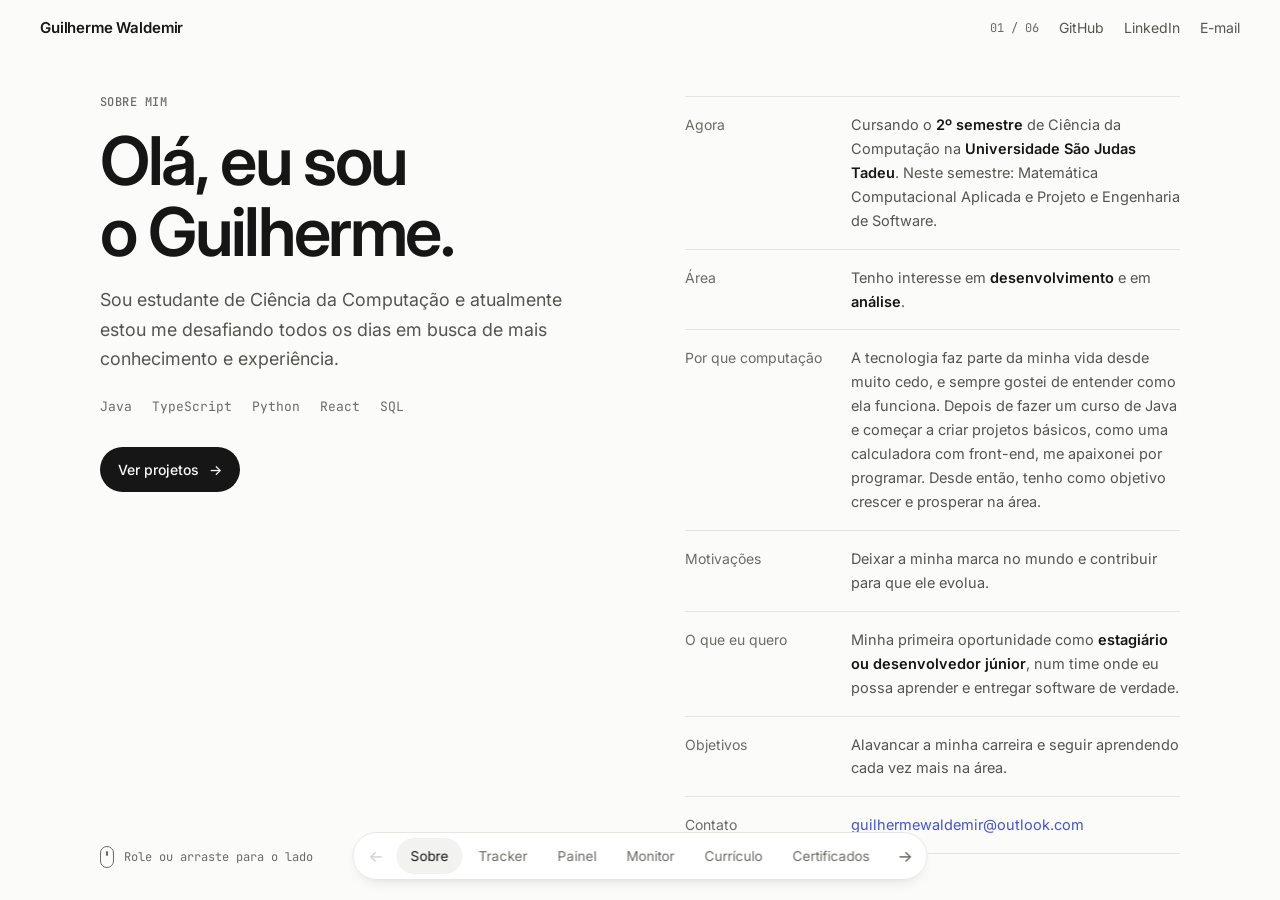
<file: index.html>
<!doctype html>
<html lang="pt-BR">
<head>
  <meta charset="utf-8">
  <meta name="viewport" content="width=device-width, initial-scale=1, viewport-fit=cover">
  <title>Guilherme Waldemir · Projetos</title>
  <meta name="description" content="Guilherme Waldemir, estudante de Ciência da Computação. Projetos em Java, TypeScript/React e Python.">
  <meta property="og:title" content="Guilherme Waldemir · Projetos">
  <meta property="og:description" content="Estudante de Ciência da Computação. Projetos em Java, TypeScript/React e Python.">
  <meta name="theme-color" content="#fbfbfa" media="(prefers-color-scheme: light)">
  <meta name="theme-color" content="#0e0e10" media="(prefers-color-scheme: dark)">
  <link rel="icon" href="data:image/svg+xml,%3Csvg xmlns='http://www.w3.org/2000/svg' viewBox='0 0 32 32'%3E%3Crect width='32' height='32' rx='8' fill='%23161616'/%3E%3Ctext x='16' y='22' font-family='system-ui' font-size='17' font-weight='600' fill='white' text-anchor='middle'%3EG%3C/text%3E%3C/svg%3E">
  <link rel="preconnect" href="https://fonts.googleapis.com">
  <link rel="preconnect" href="https://fonts.gstatic.com" crossorigin>
  <link href="https://fonts.googleapis.com/css2?family=Inter:wght@400;500;600&family=JetBrains+Mono:wght@400;500&display=swap" rel="stylesheet">
  <link rel="stylesheet" href="style.css">
  <script>document.documentElement.classList.add("js");</script>
</head>
<body>
  <a class="skip" href="#sobre">Pular para o conteúdo</a>

  <header class="topbar">
    <a class="brand" href="#sobre">Guilherme Waldemir</a>
    <div class="topbar-right">
      <span class="counter" aria-hidden="true"><span id="counter-now">01</span> / <span id="counter-total">04</span></span>
      <a class="toplink" href="https://github.com/GuilhermeWaldemir" target="_blank" rel="noopener">GitHub</a>
      <a class="toplink" href="https://www.linkedin.com/in/guilherme-waldemir-da-silva-barros-382065347/" target="_blank" rel="noopener">LinkedIn</a>
      <a class="toplink" href="mailto:guilhermewaldemir@outlook.com">E-mail</a>
    </div>
  </header>

  <main class="deck" id="deck">

    <!-- ============ 01 · SOBRE ============ -->
    <section class="slide" id="sobre" aria-label="Sobre mim" tabindex="-1">
      <div class="slide-inner intro">
        <div class="intro-head">
          <p class="label">Sobre mim</p>
          <h1>Olá, eu sou o Guilherme.</h1>
          <p class="lede">
            Sou estudante de Ciência da Computação e atualmente estou me desafiando
            todos os dias em busca de mais conhecimento e experiência.
          </p>
          <ul class="stack-line" aria-label="Linguagens usadas nos projetos">
            <li>Java</li><li>TypeScript</li><li>Python</li><li>React</li><li>SQL</li>
          </ul>
          <a class="cta" href="#tracker" data-go="1">
            Ver projetos <span aria-hidden="true">→</span>
          </a>
        </div>

        <dl class="facts">
          <div class="fact">
            <dt>Agora</dt>
            <dd>
              Cursando o <strong>2º semestre</strong> de Ciência da Computação na
              <strong>Universidade São Judas Tadeu</strong>. Neste semestre: Matemática
              Computacional Aplicada e Projeto e Engenharia de Software.
            </dd>
          </div>
          <div class="fact">
            <dt>Área</dt>
            <dd>Tenho interesse em <strong>desenvolvimento</strong> e em <strong>análise</strong>.</dd>
          </div>
          <div class="fact">
            <dt>Por que computação</dt>
            <dd>
              A tecnologia faz parte da minha vida desde muito cedo, e sempre gostei de entender
              como ela funciona. Depois de fazer um curso de Java e começar a criar projetos
              básicos, como uma calculadora com front-end, me apaixonei por programar. Desde
              então, tenho como objetivo crescer e prosperar na área.
            </dd>
          </div>
          <div class="fact">
            <dt>Motivações</dt>
            <dd>Deixar a minha marca no mundo e contribuir para que ele evolua.</dd>
          </div>
          <div class="fact">
            <dt>O que eu quero</dt>
            <dd>
              Minha primeira oportunidade como <strong>estagiário ou desenvolvedor júnior</strong>,
              num time onde eu possa aprender e entregar software de verdade.
            </dd>
          </div>
          <div class="fact">
            <dt>Objetivos</dt>
            <dd>Alavancar a minha carreira e seguir aprendendo cada vez mais na área.</dd>
          </div>
          <div class="fact">
            <dt>Contato</dt>
            <dd><a class="link" href="mailto:guilhermewaldemir@outlook.com">guilhermewaldemir@outlook.com</a></dd>
          </div>
        </dl>

        <p class="hint" aria-hidden="true">
          <span class="hint-mouse"></span>
          Role ou arraste para o lado
        </p>
      </div>
    </section>

    <!-- ============ 02 · TRACKER RESPONSÁVEL ============ -->
    <section class="slide" id="tracker" aria-label="Projeto: Tracker Responsável" tabindex="-1">
      <div class="slide-inner project">
        <aside class="project-meta">
          <p class="label">App desktop · Windows</p>
          <h2>Tracker Responsável</h2>
          <p class="lede">
            Fica em segundo plano e, toda vez que você tenta abrir um jogo ou algum aplicativo
            relacionado a jogos, pergunta se você já terminou as suas responsabilidades e mostra
            a quantidade de horas que você jogou nesta semana.
          </p>

          <ul class="tags" aria-label="Tecnologias">
            <li>Java 21</li><li>Swing / AWT</li><li>HTTP embutido</li><li>HTML / CSS / JS</li><li>SQLite</li><li>JDBC</li><li>Maven</li><li>JUnit 5</li>
          </ul>

          <div class="langs">
            <p class="mini">Linguagens no repositório</p>
            <div class="langbar" role="img" aria-label="Java 87,3%, CSS 6,5%, JavaScript 4,4%, HTML 1,7%">
              <span style="--w:87.3%; --c:#b07219"></span>
              <span style="--w:6.5%; --c:#663399"></span>
              <span style="--w:4.4%; --c:#f1e05a"></span>
              <span style="--w:1.7%; --c:#e34c26"></span>
            </div>
            <ul class="legend">
              <li style="--c:#b07219">Java <span>87,3%</span></li>
              <li style="--c:#663399">CSS <span>6,5%</span></li>
              <li style="--c:#f1e05a">JavaScript <span>4,4%</span></li>
              <li style="--c:#e34c26">HTML <span>1,7%</span></li>
            </ul>
          </div>

          <div class="links">
            <a class="btn" href="https://github.com/GuilhermeWaldemir/tracker-responsavel" target="_blank" rel="noopener">Ver código</a>
          </div>
        </aside>

        <div class="project-body">
          <figure class="visual">
            <div class="scene scene-game">
              <img class="win-shot" src="assets/tracker-aviso.webp" width="620" height="348"
                   alt="Janela de aviso do app: “Você abriu riotclientservices.exe. Nesta semana você já jogou 13h 54min. Já terminou todas as suas responsabilidades? Vai jogar mesmo?”, com os botões “Vou jogar mesmo assim” e “Tem razão, fecha o jogo”." loading="lazy">
            </div>
            <figcaption>A janela de aviso que aparece por cima do jogo, feita em Swing.</figcaption>
          </figure>

          <figure class="visual">
            <img class="shot-semana" src="assets/tracker-semana.webp" width="976" height="440"
                 alt="Tela da semana no navegador: o total de horas jogadas, o jogo mais jogado e a lista dos jogos da semana com o tempo de cada um." loading="lazy">
            <figcaption>A tela da semana, servida pelo próprio app em <code>127.0.0.1</code>.</figcaption>
          </figure>

          <section class="block">
            <h3>Por que eu fiz</h3>
            <p>
              Sempre fui muito do mundo dos games, até perceber que aquilo tinha virado um vício
              e estava me atrapalhando a alcançar os meus objetivos. Dei uma parada total nos
              jogos e passei a focar em estudar e aprender mais sobre a área. Este app nasceu
              dessa virada: em vez de confiar só na força de vontade, construí em software o
              lembrete de que eu precisava. Além de conseguir me concentrar mais nos meus
              estudos, transformei o meu problema em um estudo.
            </p>
          </section>

          <section class="block">
            <h3>Como funciona</h3>
            <ol class="steps">
              <li>A cada 5 segundos, o <code>ProcessMonitor</code> lê os processos abertos (API <code>ProcessHandle</code> do Java) e compara com a sua lista, que separa <strong>launchers</strong> de <strong>jogos</strong>.</li>
              <li>Quando um deles acaba de abrir, a janela de aviso aparece por cima. Você escolhe jogar ou fechar o jogo.</li>
              <li>O <code>PlayTimeTracker</code> abre, estende ou fecha a sessão de cada jogo e grava tudo num banco SQLite local. Launcher aberto avisa, mas não liga o cronômetro.</li>
              <li>Pelo ícone na bandeja você vê o total da semana e abre a <strong>tela da semana</strong> no navegador, no estilo da Steam: quais jogos você jogou e quantas horas em cada um.</li>
            </ol>
          </section>

          <section class="block">
            <h3>Decisões técnicas</h3>
            <ul class="points">
              <li><strong>Salva a cada verificação</strong>, não só ao fechar o jogo: se o PC desligar de repente, perde no máximo 5 segundos.</li>
              <li><strong>Launcher não é jogo:</strong> a Steam pode ficar aberta o dia inteiro sem virar hora jogada. Ela dispara o aviso, mas só jogo liga o cronômetro.</li>
              <li><strong>Sem tempo em dobro:</strong> cada jogo tem a sua sessão, mas o total da semana é a <em>união</em> dos intervalos. Dois jogos abertos das 20h às 21h somam 1h no total, não 2h.</li>
              <li><strong>A tela é servida pelo próprio app</strong>, com o servidor HTTP que já vem no Java, sem framework e sem dependência nova. Ele escuta só no <code>127.0.0.1</code>, em uma porta sorteada, então nada fica exposto na rede.</li>
              <li><strong>Só uma cópia rodando</strong>, com <code>FileLock</code>: a trava é do sistema operacional e é liberada até se o app travar.</li>
              <li><strong>Somar horas é regra, não consulta:</strong> o SQL devolve só as sessões do período, e quem soma é uma classe testável sem banco.</li>
              <li><strong>57 testes em 11 classes</strong>, rodando no GitHub Actions a cada envio de código. Cobrem suspensão do PC, dois jogos abertos juntos, virada de semana e até o servidor da tela, que sobe de verdade e responde a requisições no teste.</li>
            </ul>
          </section>
        </div>
      </div>
    </section>

    <!-- ============ 03 · PAINEL PESSOAL ============ -->
    <section class="slide" id="painel" aria-label="Projeto: Painel Pessoal" tabindex="-1">
      <div class="slide-inner project">
        <aside class="project-meta">
          <p class="label">Web app · PWA <span class="status status-live">No ar</span></p>
          <h2>Painel Pessoal</h2>
          <p class="lede">
            Um painel com o objetivo de ajudar o usuário a não esquecer as suas
            responsabilidades e a se organizar nas tarefas e nos estudos. Ele também tem uma
            agenda, mostra o clima do lugar onde você mora e tem uma seção de livros, onde dá
            para cadastrar o que você está lendo. Dá para colocar o painel no celular: pelo
            Chrome, basta adicionar o site à tela inicial, e ele passa a funcionar como um
            app. Tudo o que você altera no celular aparece no computador, e vice-versa.
            O visual é um mapa de tower defense na selva, com tema de dia e de noite: as
            texturas de madeira, os ícones e o cenário foram desenhados em SVG e CSS.
          </p>

          <ul class="tags" aria-label="Tecnologias">
            <li>React 19</li><li>TypeScript</li><li>Vite</li><li>Supabase</li><li>PostgreSQL</li><li>PWA</li><li>CSS puro</li><li>Design system</li><li>Netlify</li>
          </ul>

          <div class="langs">
            <p class="mini">Linguagens no repositório</p>
            <div class="langbar" role="img" aria-label="TypeScript 71,1%, CSS 25,7%, PL/pgSQL 2,6%, HTML 0,6%">
              <span style="--w:71.1%; --c:#3178c6"></span>
              <span style="--w:25.7%; --c:#663399"></span>
              <span style="--w:2.6%; --c:#336790"></span>
              <span style="--w:0.6%; --c:#e34c26"></span>
            </div>
            <ul class="legend">
              <li style="--c:#3178c6">TypeScript <span>71,1%</span></li>
              <li style="--c:#663399">CSS <span>25,7%</span></li>
              <li style="--c:#336790">PL/pgSQL <span>2,6%</span></li>
              <li style="--c:#e34c26">HTML <span>0,6%</span></li>
            </ul>
          </div>

          <div class="links">
            <a class="btn btn-primary" href="https://painel-guilherme.netlify.app" target="_blank" rel="noopener">Abrir o app</a>
            <a class="btn" href="https://github.com/GuilhermeWaldemir/painel-pessoal" target="_blank" rel="noopener">Ver código</a>
          </div>
        </aside>

        <div class="project-body">
          <figure class="visual">
            <div class="shots">
              <img class="shot-desktop" src="assets/painel-inicio-pc.webp" width="1600" height="1050"
                   alt="Tela inicial do painel no computador, com tema de selva: cartões de madeira sobre um mapa com trilha e balões, mostrando saudação, clima, progresso das tarefas, timer de foco, livro em leitura, estudo na semana e próximos eventos." loading="lazy">
              <img class="shot-phone" src="assets/painel-agenda-celular.webp" width="780" height="1806"
                   alt="Agenda do painel no celular: calendário mensal em madeira com eventos marcados por balões coloridos." loading="lazy">
            </div>
            <figcaption>Início no computador e agenda no celular (dados de exemplo).</figcaption>
          </figure>

          <section class="block">
            <h3>Por que eu fiz</h3>
            <p>
              É o projeto que eu uso <strong>todos os dias</strong>. Ele me mantém organizado e
              não me deixa esquecer os meus afazeres. Além da utilidade, escolhi construí-lo do
              meu jeito, com a cara que eu gosto, para que toda vez que eu abrisse o painel
              sentisse a satisfação de estar usando algo feito por mim.
            </p>
          </section>

          <section class="block">
            <h3>O que ele faz</h3>
            <dl class="features">
              <div><dt>Início</dt><dd>Saudação, clima, progresso do dia, timer de foco e próximos eventos.</dd></div>
              <div><dt>Tarefas</dt><dd>Listas do dia e da semana; as repetidas voltam sozinhas.</dd></div>
              <div><dt>Estudos</dt><dd>Pomodoro que registra a sessão, metas semanais por disciplina.</dd></div>
              <div><dt>Livros</dt><dd>Estante com status, progresso por página e lidos no ano.</dd></div>
              <div><dt>Agenda</dt><dd>Calendário com eventos, provas, trabalhos e lembretes.</dd></div>
              <div><dt>Sincronização</dt><dd>Login e mudanças refletidas nos outros aparelhos em ~1 s.</dd></div>
            </dl>
          </section>

          <section class="block">
            <h3>Como funciona</h3>
            <ol class="steps">
              <li><strong>Dados em um só lugar:</strong> todas as telas leem de um Context do React. Só um arquivo conversa com o banco.</li>
              <li><strong>Atualização otimista:</strong> a mudança aparece na tela na hora e é enviada ao banco em seguida, com o <code>localStorage</code> como cache para o app abrir instantâneo.</li>
              <li><strong>Tempo real:</strong> o app assina as mudanças das tabelas pelo Supabase Realtime e sincroniza de novo ao voltar para a tela.</li>
            </ol>
          </section>

          <section class="block">
            <h3>Tema e design</h3>
            <p>
              O painel é revestido com um tema de <strong>tower defense na selva</strong>: o dia
              bagunçado é o inimigo e cada tarefa é um balão a estourar. A arte é toda original
              (texturas de madeira, folhagem e ícones desenhados em SVG), porque o repositório é
              público e usar material de um jogo de verdade não seria correto.
            </p>
            <ul class="points">
              <li><strong>Tema claro e escuro</strong>, com opção de alternar.</li>
              <li><strong>Sistema de design documentado</strong> em arquivos próprios, com as cores, a tipografia e as regras de cada componente escritas antes de virar código.</li>
              <li><strong>Acessibilidade:</strong> contraste e tamanho de texto revisados, e as animações somem para quem pede menos movimento no sistema.</li>
            </ul>
          </section>

          <section class="block">
            <h3>Decisões técnicas</h3>
            <ul class="points">
              <li><strong>Segurança por linha (RLS):</strong> cada tabela tem políticas separadas para ler, criar, editar e apagar, e todas exigem que a linha seja do usuário logado. A de edição ainda impede passar uma linha para outra pessoa.</li>
              <li><strong>Só a chave pública no navegador:</strong> quem protege os dados são as políticas do banco. A chave secreta nunca entrou no código nem no histórico do Git.</li>
              <li><strong>Sem atalhos que ignoram o RLS:</strong> nada de views ou funções privilegiadas no esquema público. Os relatórios de segurança da Supabase passam sem pendências.</li>
              <li><strong>Timer à prova de tela bloqueada:</strong> guarda o horário de término, não um contador. O tempo restante é sempre “fim − agora”.</li>
              <li><strong>Tarefas repetidas sem “reset”:</strong> a tarefa guarda em que dia foi concluída; se não for o dia atual, aparece pendente.</li>
              <li><strong>Sem framework de CSS:</strong> estilo feito com variáveis CSS e layout mobile-first.</li>
            </ul>
          </section>
        </div>
      </div>
    </section>

    <!-- ============ 04 · MONITOR DE PREÇOS ============ -->
    <section class="slide" id="monitor" aria-label="Projeto: Monitor de Preços" tabindex="-1">
      <div class="slide-inner project">
        <aside class="project-meta">
          <p class="label">Web app · Back-end <span class="status status-live">No ar</span></p>
          <h2>Monitor de Preços</h2>
          <p class="lede">
            Um site com o objetivo de ajudar o usuário a escolher onde comprar o produto que
            ele quer pelo menor preço. O usuário cadastra o produto, escolhe os sites que têm
            esse mesmo produto e os adiciona ao monitor, podendo assim comparar os preços de
            diferentes lugares. Quando o preço de algum produto cai 4% ou mais, ele avisa o
            usuário por e-mail.
          </p>

          <ul class="tags" aria-label="Tecnologias">
            <li>Python 3.13</li><li>Flask</li><li>Jinja2</li><li>SQLite</li><li>OAuth 2.0</li><li>Chart.js</li><li>pytest</li><li>GitHub Actions</li><li>Render</li>
          </ul>

          <div class="langs">
            <p class="mini">Linguagens no repositório</p>
            <div class="langbar" role="img" aria-label="Python 70,8%, HTML 14,5%, CSS 10,9%, JavaScript 3,7%">
              <span style="--w:70.8%; --c:#3572a5"></span>
              <span style="--w:14.5%; --c:#e34c26"></span>
              <span style="--w:10.9%; --c:#663399"></span>
              <span style="--w:3.7%; --c:#f1e05a"></span>
            </div>
            <ul class="legend">
              <li style="--c:#3572a5">Python <span>70,8%</span></li>
              <li style="--c:#e34c26">HTML <span>14,5%</span></li>
              <li style="--c:#663399">CSS <span>10,9%</span></li>
              <li style="--c:#f1e05a">JavaScript <span>3,7%</span></li>
            </ul>
          </div>

          <div class="links">
            <a class="btn btn-primary" href="https://monitor-de-precos-4fj2.onrender.com" target="_blank" rel="noopener">Ver demonstração</a>
            <a class="btn" href="https://github.com/GuilhermeWaldemir/monitor-de-precos" target="_blank" rel="noopener">Ver código</a>
          </div>
          <p class="note">A demonstração usa um servidor gratuito que “dorme”: a primeira visita pode levar ~50 s.</p>
        </aside>

        <div class="project-body">
          <figure class="visual">
            <div class="scene scene-soft">
              <div class="compare" aria-hidden="true">
                <div class="compare-head">
                  <img src="assets/monitor-logo.svg" width="36" height="36" alt="">
                  <div>
                    <p class="compare-name">Memória RAM 16 GB DDR4 3200 MHz</p>
                    <p class="compare-code">KF432C16BB1/16</p>
                  </div>
                </div>
                <ol class="compare-list">
                  <li class="best"><span>Terabyte</span><span class="pill">Melhor preço</span><b>R$ 229,90</b></li>
                  <li><span>KaBuM!</span><b>R$ 239,99</b></li>
                  <li><span>Amazon</span><b>R$ 254,00</b></li>
                  <li class="manual"><span>Mercado Livre</span><span class="pill pill-muted">manual</span><b>R$ 259,90</b></li>
                </ol>
                <svg class="spark" viewBox="0 0 300 60" preserveAspectRatio="none">
                  <polyline points="0,20 40,24 80,18 120,30 160,28 200,40 240,36 300,46"/>
                </svg>
                <p class="spark-label">Histórico de preço · últimos 30 dias</p>
              </div>
            </div>
            <figcaption>Ilustração da comparação com dados de exemplo.</figcaption>
          </figure>

          <section class="block">
            <h3>Por que eu fiz</h3>
            <p>
              Até aqui, todos os meus projetos eram pessoais. Este eu fiz para
              <strong>compartilhar e ajudar outras pessoas</strong>: minha namorada, amigos,
              familiares e qualquer um que precise procurar um preço melhor. Foi o primeiro
              projeto em que pensei no usuário do outro lado da tela, e não só em mim.
            </p>
          </section>

          <section class="block">
            <h3>Como funciona</h3>
            <ol class="steps">
              <li>Você organiza os produtos em categorias e cadastra o link de cada loja, com o código do fabricante ou EAN.</li>
              <li>Cada loja é lida do jeito que ela permite: pelo bloco <strong>JSON-LD</strong> (padrão schema.org) na maioria, pelo HTML na Amazon e pela <strong>API oficial</strong> no Mercado Livre.</li>
              <li>Ele confere se cada página é mesmo aquele produto, comparando o código.</li>
              <li>Cada verificação vai para o histórico no SQLite. A tela mostra as lojas do mais barato ao mais caro, um gráfico da variação de preço e produtos parecidos.</li>
            </ol>
          </section>

          <section class="block">
            <h3>Lojas suportadas</h3>
            <table class="stores">
              <thead><tr><th scope="col">Loja</th><th scope="col">Leitura</th></tr></thead>
              <tbody>
                <tr><td>KaBuM!, Terabyte</td><td>Automática (JSON-LD)</td></tr>
                <tr><td>Amazon</td><td>Automática (HTML)</td></tr>
                <tr><td>Mercado Livre</td><td>Automática (API oficial, com OAuth 2.0)</td></tr>
                <tr><td>Magazine Luiza</td><td>Manual (bloqueia robôs)</td></tr>
              </tbody>
            </table>
          </section>

          <section class="block">
            <h3>Integração com a API do Mercado Livre</h3>
            <p>
              O Mercado Livre bloqueia programas que leem as páginas dele. Em vez de tentar
              driblar o bloqueio, o projeto usa a <strong>API oficial</strong> que a própria loja
              oferece. É o caminho legítimo, e trouxe o problema mais interessante do projeto:
              autenticação.
            </p>
            <ol class="steps">
              <li>O app é registrado no portal de desenvolvedores; o <em>App ID</em> e a chave secreta ficam em variáveis de ambiente, fora do código.</li>
              <li>Em Configurações, o botão “Conectar” leva ao Mercado Livre, que pede a autorização e devolve um <code>code</code> de vida curta.</li>
              <li>O site troca esse código por um <code>access_token</code> (válido por 6 horas) e um <code>refresh_token</code>, guardados no banco.</li>
              <li>A partir daí, cada leitura envia o token no cabeçalho <code>Authorization</code>, e o token é renovado sozinho um pouco antes de expirar.</li>
            </ol>
            <ul class="points">
              <li><strong>PKCE:</strong> o pedido de autorização manda o resumo (SHA-256) de um segredo sorteado na hora, e só quem tem o segredo original consegue trocar o código pelo token. Isso protege mesmo que alguém intercepte o código no meio do caminho.</li>
              <li><strong>Parâmetro <code>state</code>:</strong> um valor aleatório guardado na sessão e conferido na volta, para garantir que a resposta veio do pedido que o site fez.</li>
              <li><strong>O <code>refresh_token</code> é de uso único:</strong> cada renovação devolve um par novo, que precisa ser salvo na hora, senão o acesso se perde.</li>
              <li><strong>Funciona sem login do usuário:</strong> o site também obtém um token da própria aplicação, então a conexão pessoal é opcional e a leitura nunca para por falta dela.</li>
              <li><strong>Anúncio ou catálogo:</strong> um link pode ser a oferta de um vendedor (<code>/MLB-123</code>) ou uma página de catálogo com vários (<code>/p/MLB123</code>). No catálogo sem oferta em destaque, o site percorre os vendedores e fica com o <strong>menor preço entre os produtos novos</strong>.</li>
              <li><strong>Testado sem chamar a API:</strong> as funções recebem de fora quem faz as requisições, então os 39 testes rodam com respostas simuladas, sem internet e sem gastar cota.</li>
            </ul>
          </section>

          <section class="block">
            <h3>Decisões técnicas</h3>
            <ul class="points">
              <li><strong>Dinheiro sem <code>float</code>:</strong> preços em <code>Decimal</code> e centavos, formatados como “R$ 1.299,90”.</li>
              <li><strong>Falha isolada:</strong> uma loja fora do ar não derruba as outras; se ela bloquear o robô, dá para informar o preço à mão.</li>
              <li><strong>Produtos parecidos</strong> encontrados por similaridade de Jaccard.</li>
              <li><strong>Testes sem internet:</strong> o pytest usa páginas reais das lojas salvas no repositório e roda automaticamente no GitHub Actions.</li>
            </ul>
          </section>
        </div>
      </div>
    </section>

    <!-- ============ 05 · CURRÍCULO ============ -->
    <section class="slide" id="curriculo" aria-label="Currículo" tabindex="-1">
      <div class="slide-inner project">
        <aside class="project-meta">
          <h2>Currículo</h2>
          <p class="lede">
            Minhas principais informações dentro de uma só página. Você pode baixá-lo em
            PDF ou lê-lo aqui mesmo.
          </p>

          <div class="links">
            <a class="btn btn-primary" href="assets/curriculo-guilherme-waldemir.pdf" download>Baixar PDF</a>
            <a class="btn" href="curriculo.html" target="_blank" rel="noopener">Abrir no navegador</a>
            <a class="btn" href="assets/resume-guilherme-waldemir.pdf" download hreflang="en" lang="en">English version (PDF)</a>
          </div>
          <p class="note">
            Contato: <a class="link" href="mailto:guilhermewaldemir@outlook.com">guilhermewaldemir@outlook.com</a><br>
            <a class="link" href="tel:+5511959510657">(11) 95951-0657</a>
          </p>
        </aside>

        <div class="project-body">
          <section class="block">
            <h3>Objetivo</h3>
            <p>
              <strong>Estágio</strong> em desenvolvimento de software ou análise, em um time onde eu
              aprenda com código de produção e contribua desde cedo. Disponível para estágio de
              6h, manhã ou tarde · São Paulo – SP.
            </p>
          </section>

          <section class="block">
            <h3>Formação</h3>
            <dl class="cv-list">
              <div>
                <dt>Bacharelado em Ciência da Computação</dt>
                <dd>Universidade São Judas Tadeu · 2º semestre · previsão de conclusão: dez. 2030</dd>
                <dd class="cv-detail">
                  Disciplinas atuais: Matemática Computacional Aplicada e Projeto e
                  Engenharia de Software.
                </dd>
              </div>
            </dl>
          </section>

          <section class="block">
            <h3>Competências técnicas</h3>
            <dl class="cv-skills">
              <div><dt>Linguagens</dt><dd>Java · Python · SQL</dd></div>
              <div><dt>Bibliotecas e frameworks</dt><dd>Flask · Swing/AWT</dd></div>
              <div><dt>Bancos de dados</dt><dd>SQLite · PostgreSQL (Supabase)</dd></div>
              <div><dt>Testes</dt><dd>JUnit 5 · pytest</dd></div>
              <div><dt>Ferramentas</dt><dd>Git · GitHub · GitHub Actions · Maven · Netlify · Render</dd></div>
              <div><dt>Idiomas</dt><dd>Português (nativo) · Inglês B1 (intermediário)</dd></div>
            </dl>
          </section>

          <section class="block">
            <h3>Projetos</h3>
            <dl class="cv-list">
              <div>
                <dt>Tracker Responsável <span class="cv-tech">Java, Swing, SQLite, Maven, JUnit 5</span></dt>
                <dd>
                  Desenvolvi app para Windows que detecta jogos em segundo plano, registra as
                  horas jogadas na semana em SQLite e avisa antes de cada sessão. 19 testes em
                  JUnit 5 cobrem regras de sessão, suspensão do PC e virada de semana.
                </dd>
              </div>
              <div>
                <dt>Painel Pessoal <span class="cv-tech">React, TypeScript, Vite, Supabase, PWA</span></dt>
                <dd>
                  Construí painel diário mobile-first com tarefas, estudos, livros, agenda e clima.
                  Implementei login, sincronização em tempo real entre aparelhos e segurança por
                  linha (RLS) no PostgreSQL. Publicado na Netlify e instalável como app.
                </dd>
              </div>
              <div>
                <dt>Monitor de Preços <span class="cv-tech">Python, Flask, SQLite, pytest, GitHub Actions, Render</span></dt>
                <dd>
                  Desenvolvi app web que compara o preço do mesmo produto em 5 lojas, valida se as
                  páginas são do mesmo item por código do fabricante/EAN, guarda o histórico com
                  gráfico e envia alertas por e-mail. 308 testes em pytest rodam sem internet a
                  cada push, no GitHub Actions.
                </dd>
              </div>
            </dl>
          </section>
        </div>
      </div>
    </section>

    <!-- ============ 06 · CERTIFICADOS ============ -->
    <section class="slide" id="certificados" aria-label="Certificados" tabindex="-1">
      <div class="slide-inner project">
        <aside class="project-meta">
          <h2>Certificados</h2>
          <p class="lede">
            Certificações e cursos que fiz ao longo do meu caminho.
          </p>
        </aside>

        <div class="project-body">
          <div class="cert-grid" id="cert-grid"></div>
        </div>
      </div>
    </section>

  </main>

  <nav class="dock" aria-label="Navegação entre slides">
    <button class="dock-arrow" id="prev" type="button" aria-label="Slide anterior">←</button>
    <ol class="dock-tabs">
      <li><a href="#sobre" data-go="0" aria-current="true">Sobre</a></li>
      <li><a href="#tracker" data-go="1">Tracker</a></li>
      <li><a href="#painel" data-go="2">Painel</a></li>
      <li><a href="#monitor" data-go="3">Monitor</a></li>
      <li><a href="#curriculo" data-go="4">Currículo</a></li>
      <li><a href="#certificados" data-go="5">Certificados</a></li>
    </ol>
    <button class="dock-arrow" id="next" type="button" aria-label="Próximo slide">→</button>
  </nav>

  <script src="certificados.js"></script>
  <script src="script.js"></script>
</body>
</html>
</file>
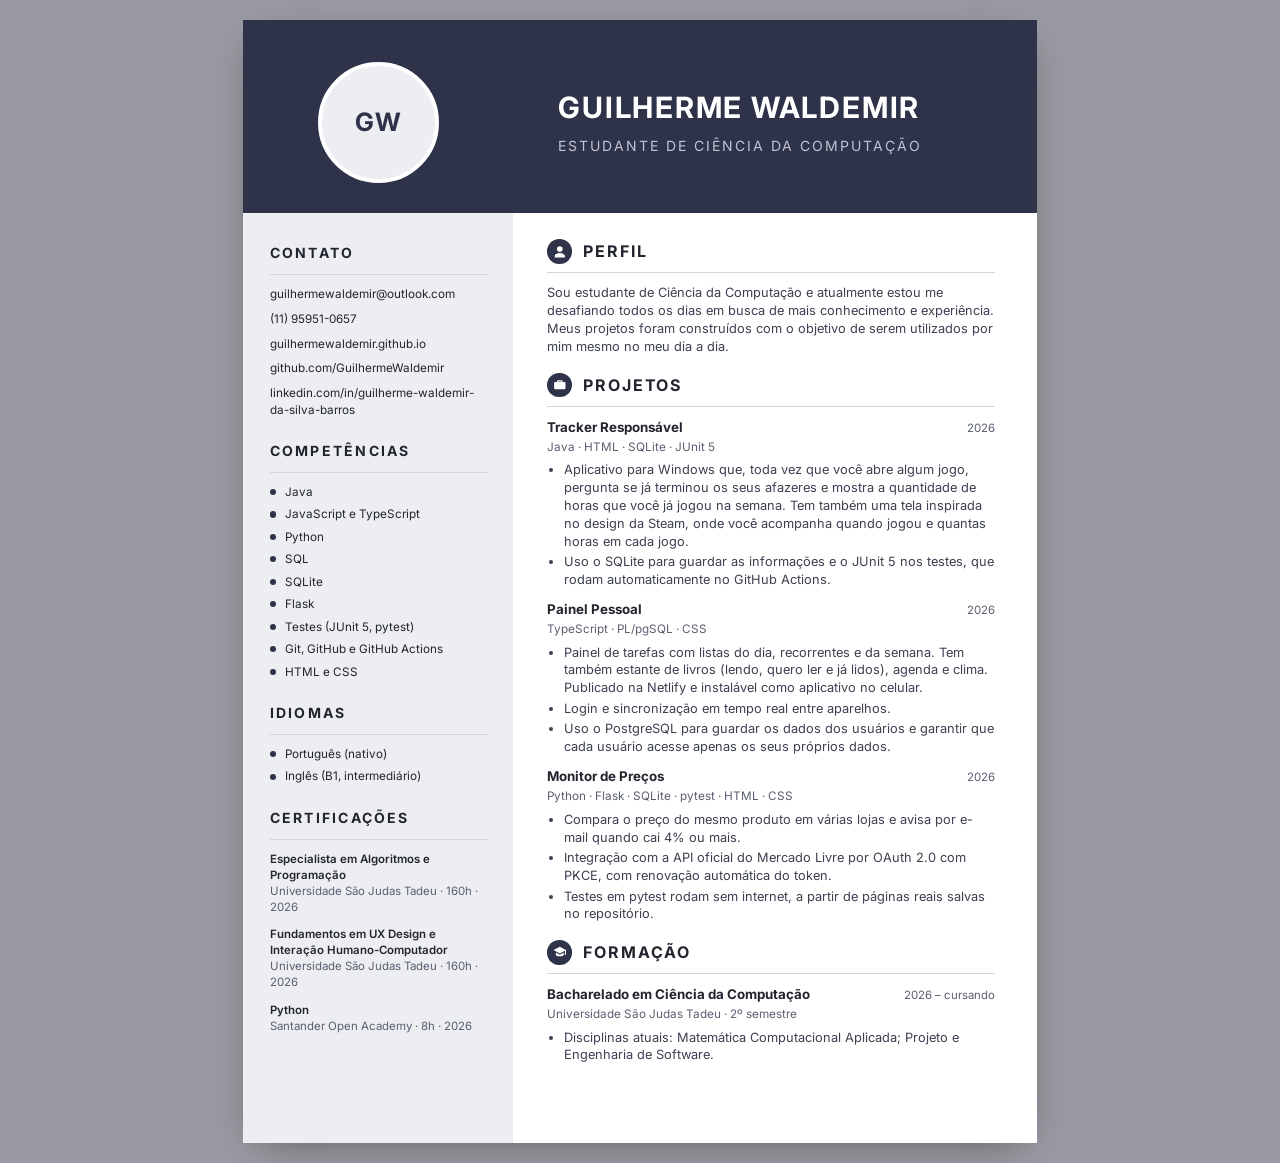
<file: curriculo.html>
<!doctype html>
<html lang="pt-BR">
<head>
  <meta charset="utf-8">
  <meta name="viewport" content="width=device-width, initial-scale=1">
  <title>Currículo · Guilherme Waldemir</title>
  <meta name="description" content="Currículo de Guilherme Waldemir, estudante de Ciência da Computação.">
  <link rel="preconnect" href="https://fonts.googleapis.com">
  <link rel="preconnect" href="https://fonts.gstatic.com" crossorigin>
  <link href="https://fonts.googleapis.com/css2?family=Inter:wght@400;500;600;700&display=swap" rel="stylesheet">
  <style>
    /* Currículo em duas colunas, para impressão em A4.
       Tema claro sempre: papel é branco. */
    @page { size: A4; margin: 0; }

    :root {
      --escuro: #2f3349;   /* faixa do topo e títulos */
      --lateral: #edeef2;  /* fundo da barra lateral */
      --texto: #22242e;
      --suave: #5b5f70;
      --linha: #d3d5dd;
      --largura-lateral: 34%;
    }

    * { box-sizing: border-box; }

    body {
      margin: 0;
      background: #9a9aa2;
      color: var(--texto);
      font: 400 9.6pt/1.4 "Inter", system-ui, sans-serif;
      -webkit-font-smoothing: antialiased;
    }

    .folha {
      width: 210mm;
      min-height: 297mm;
      margin: 20px auto;
      background: #fff;
      /* Pinta a faixa da barra lateral no fundo da página inteira: garante que
         ela vá até o pé do papel, mesmo onde o conteúdo termina antes. */
      background-image: linear-gradient(to right, var(--lateral) 0 var(--largura-lateral), #fff var(--largura-lateral));
      box-shadow: 0 10px 40px -16px rgba(0, 0, 0, .5);
      display: grid;
      grid-template-columns: var(--largura-lateral) 1fr;
      grid-template-rows: auto 1fr;
      /* Sem isso, o Chrome remove os fundos coloridos ao gerar o PDF. */
      -webkit-print-color-adjust: exact;
      print-color-adjust: exact;
    }

    /* ---------- topo ---------- */
    .marca {
      background: var(--escuro);
      display: flex; align-items: center; justify-content: center;
      padding: 11mm 0 8mm;
    }
    .monograma {
      width: 32mm; height: 32mm;
      border-radius: 50%;
      background: var(--lateral);
      border: 1.2mm solid #fff;
      display: flex; align-items: center; justify-content: center;
      font-weight: 700; font-size: 19pt; letter-spacing: .04em;
      color: var(--escuro);
    }

    .titulo-topo {
      background: var(--escuro);
      color: #fff;
      padding: 12mm 12mm 8mm;
      display: flex; flex-direction: column; justify-content: center;
    }
    .titulo-topo h1 {
      margin: 0;
      font-size: 22pt; font-weight: 700;
      letter-spacing: .06em; text-transform: uppercase;
      line-height: 1.1;
    }
    .titulo-topo p {
      margin: 3mm 0 0;
      font-size: 10.5pt; letter-spacing: .14em; text-transform: uppercase;
      color: #bfc3d4;
    }

    /* ---------- barra lateral ---------- */
    .lateral { padding: 8mm 7mm 8mm; }

    .lateral h2 {
      margin: 0 0 3mm;
      font-size: 10.5pt; font-weight: 700;
      letter-spacing: .16em; text-transform: uppercase;
    }
    .lateral section + section { margin-top: 6mm; }
    .lateral hr {
      border: 0; border-top: 1px solid var(--linha);
      margin: 0 0 3mm;
    }

    .contato { list-style: none; margin: 0; padding: 0; font-size: 8.8pt; }
    .contato li { margin-bottom: 2.2mm; word-break: break-word; }
    .contato a { color: inherit; text-decoration: none; }

    .lista { list-style: none; margin: 0; padding: 0; font-size: 8.8pt; }
    .lista li { position: relative; padding-left: 4mm; margin-bottom: 1.6mm; }
    .lista li::before {
      content: ""; position: absolute; left: 0; top: 1.35mm;
      width: 1.6mm; height: 1.6mm; border-radius: 50%;
      background: var(--escuro);
    }

    .cert { font-size: 8.6pt; margin-bottom: 3mm; }
    .cert b { display: block; font-weight: 600; }
    .cert span { color: var(--suave); }

    /* ---------- coluna principal ---------- */
    .principal { padding: 7mm 11mm 7mm 9mm; }

    .principal section + section { margin-top: 4.4mm; }

    .cabeca { display: flex; align-items: center; gap: 3mm; }
    .cabeca .icone {
      width: 6.5mm; height: 6.5mm; border-radius: 50%;
      background: var(--escuro);
      display: flex; align-items: center; justify-content: center;
      flex: none;
    }
    .cabeca .icone svg { width: 3.6mm; height: 3.6mm; fill: #fff; }
    .cabeca h2 {
      margin: 0;
      font-size: 12pt; font-weight: 700;
      letter-spacing: .12em; text-transform: uppercase;
    }
    .principal hr {
      border: 0; border-top: 1px solid var(--linha);
      margin: 2.2mm 0 3mm;
    }

    .principal p { margin: 0; color: #3d4050; }

    .item { margin-bottom: 2.9mm; }
    .item:last-child { margin-bottom: 0; }
    .item-topo { display: flex; justify-content: space-between; gap: 4mm; align-items: baseline; }
    .item-titulo { font-weight: 700; font-size: 10pt; }
    .item-data { font-size: 8.6pt; color: var(--suave); white-space: nowrap; }
    .item-sub { font-size: 8.8pt; color: var(--suave); margin-top: .6mm; }

    .bullets { margin: 1.6mm 0 0; padding-left: 4.5mm; }
    .bullets li { margin-bottom: .7mm; color: #3d4050; }

    /* A folha tem largura fixa de A4 (210mm). Em telas menores, diminui a
       escala para caber, em vez de forçar rolagem lateral. */
    @media screen and (max-width: 860px) { .folha { zoom: .85; } }
    @media screen and (max-width: 720px) { .folha { zoom: .68; } }
    @media screen and (max-width: 560px) { .folha { zoom: .5; } }
    @media screen and (max-width: 420px) { .folha { zoom: .42; } }

    @media print {
      body { background: #fff; }
      /* Altura um pouco menor que os 297mm do A4: o arredondamento do
         navegador empurrava uma segunda página em branco. */
      .folha { margin: 0; box-shadow: none; width: auto; min-height: 0; height: 296mm; }
    }
  </style>
</head>
<body>
  <main class="folha">
    <div class="marca">
      <div class="monograma">GW</div>
    </div>

    <header class="titulo-topo">
      <h1>Guilherme Waldemir</h1>
      <p>Estudante de Ciência da Computação</p>
    </header>

    <aside class="lateral">
      <section>
        <h2>Contato</h2>
        <hr>
        <ul class="contato">
          <li><a href="mailto:guilhermewaldemir@outlook.com">guilhermewaldemir@outlook.com</a></li>
          <li><a href="tel:+5511959510657">(11) 95951-0657</a></li>
          <li><a href="https://guilhermewaldemir.github.io">guilhermewaldemir.github.io</a></li>
          <li><a href="https://github.com/GuilhermeWaldemir">github.com/GuilhermeWaldemir</a></li>
          <li><a href="https://www.linkedin.com/in/guilherme-waldemir-da-silva-barros-382065347/">linkedin.com/in/guilherme-waldemir-da-silva-barros</a></li>
        </ul>
      </section>

      <section>
        <h2>Competências</h2>
        <hr>
        <ul class="lista">
          <li>Java</li>
          <li>JavaScript e TypeScript</li>
          <li>Python</li>
          <li>SQL</li>
          <li>SQLite</li>
          <li>Flask</li>
          <li>Testes (JUnit 5, pytest)</li>
          <li>Git, GitHub e GitHub Actions</li>
          <li>HTML e CSS</li>
        </ul>
      </section>

      <section>
        <h2>Idiomas</h2>
        <hr>
        <ul class="lista">
          <li>Português (nativo)</li>
          <li>Inglês (B1, intermediário)</li>
        </ul>
      </section>

      <section>
        <h2>Certificações</h2>
        <hr>
        <div class="cert">
          <b>Especialista em Algoritmos e Programação</b>
          <span>Universidade São Judas Tadeu · 160h · 2026</span>
        </div>
        <div class="cert">
          <b>Fundamentos em UX Design e Interação Humano-Computador</b>
          <span>Universidade São Judas Tadeu · 160h · 2026</span>
        </div>
        <div class="cert">
          <b>Python</b>
          <span>Santander Open Academy · 8h · 2026</span>
        </div>
      </section>
    </aside>

    <div class="principal">
      <section>
        <div class="cabeca">
          <span class="icone" aria-hidden="true">
            <svg viewBox="0 0 24 24"><path d="M12 12a5 5 0 1 0 0-10 5 5 0 0 0 0 10Zm0 2c-5 0-9 2.6-9 5.8V22h18v-2.2c0-3.2-4-5.8-9-5.8Z"/></svg>
          </span>
          <h2>Perfil</h2>
        </div>
        <hr>
        <p>
          Sou estudante de Ciência da Computação e atualmente estou me desafiando todos os dias
          em busca de mais conhecimento e experiência. Meus projetos foram construídos com o
          objetivo de serem utilizados por mim mesmo no meu dia a dia.
        </p>
      </section>

      <section>
        <div class="cabeca">
          <span class="icone" aria-hidden="true">
            <svg viewBox="0 0 24 24"><path d="M9 4h6a2 2 0 0 1 2 2v1h3a2 2 0 0 1 2 2v9a2 2 0 0 1-2 2H4a2 2 0 0 1-2-2V9a2 2 0 0 1 2-2h3V6a2 2 0 0 1 2-2Zm0 3h6V6H9v1Z"/></svg>
          </span>
          <h2>Projetos</h2>
        </div>
        <hr>

        <div class="item">
          <div class="item-topo">
            <span class="item-titulo">Tracker Responsável</span>
            <span class="item-data">2026</span>
          </div>
          <div class="item-sub">Java · HTML · SQLite · JUnit 5</div>
          <ul class="bullets">
            <li>Aplicativo para Windows que, toda vez que você abre algum jogo, pergunta se já terminou os seus afazeres e mostra a quantidade de horas que você já jogou na semana. Tem também uma tela inspirada no design da Steam, onde você acompanha quando jogou e quantas horas em cada jogo.</li>
            <li>Uso o SQLite para guardar as informações e o JUnit 5 nos testes, que rodam automaticamente no GitHub Actions.</li>
          </ul>
        </div>

        <div class="item">
          <div class="item-topo">
            <span class="item-titulo">Painel Pessoal</span>
            <span class="item-data">2026</span>
          </div>
          <div class="item-sub">TypeScript · PL/pgSQL · CSS</div>
          <ul class="bullets">
            <li>Painel de tarefas com listas do dia, recorrentes e da semana. Tem também estante de livros (lendo, quero ler e já lidos), agenda e clima. Publicado na Netlify e instalável como aplicativo no celular.</li>
            <li>Login e sincronização em tempo real entre aparelhos.</li>
            <li>Uso o PostgreSQL para guardar os dados dos usuários e garantir que cada usuário acesse apenas os seus próprios dados.</li>
          </ul>
        </div>

        <div class="item">
          <div class="item-topo">
            <span class="item-titulo">Monitor de Preços</span>
            <span class="item-data">2026</span>
          </div>
          <div class="item-sub">Python · Flask · SQLite · pytest · HTML · CSS</div>
          <ul class="bullets">
            <li>Compara o preço do mesmo produto em várias lojas e avisa por e-mail quando cai 4% ou mais.</li>
            <li>Integração com a API oficial do Mercado Livre por OAuth 2.0 com PKCE, com renovação automática do token.</li>
            <li>Testes em pytest rodam sem internet, a partir de páginas reais salvas no repositório.</li>
          </ul>
        </div>
      </section>

      <section>
        <div class="cabeca">
          <span class="icone" aria-hidden="true">
            <svg viewBox="0 0 24 24"><path d="M12 3 1 9l11 6 9-4.9V17h2V9L12 3ZM5 13.2V17c0 1.7 3.1 3 7 3s7-1.3 7-3v-3.8l-7 3.8-7-3.8Z"/></svg>
          </span>
          <h2>Formação</h2>
        </div>
        <hr>
        <div class="item">
          <div class="item-topo">
            <span class="item-titulo">Bacharelado em Ciência da Computação</span>
            <span class="item-data">2026 – cursando</span>
          </div>
          <div class="item-sub">Universidade São Judas Tadeu · 2º semestre</div>
          <ul class="bullets">
            <li>Disciplinas atuais: Matemática Computacional Aplicada; Projeto e Engenharia de Software.</li>
          </ul>
        </div>
      </section>
    </div>
  </main>
</body>
</html>
</file>
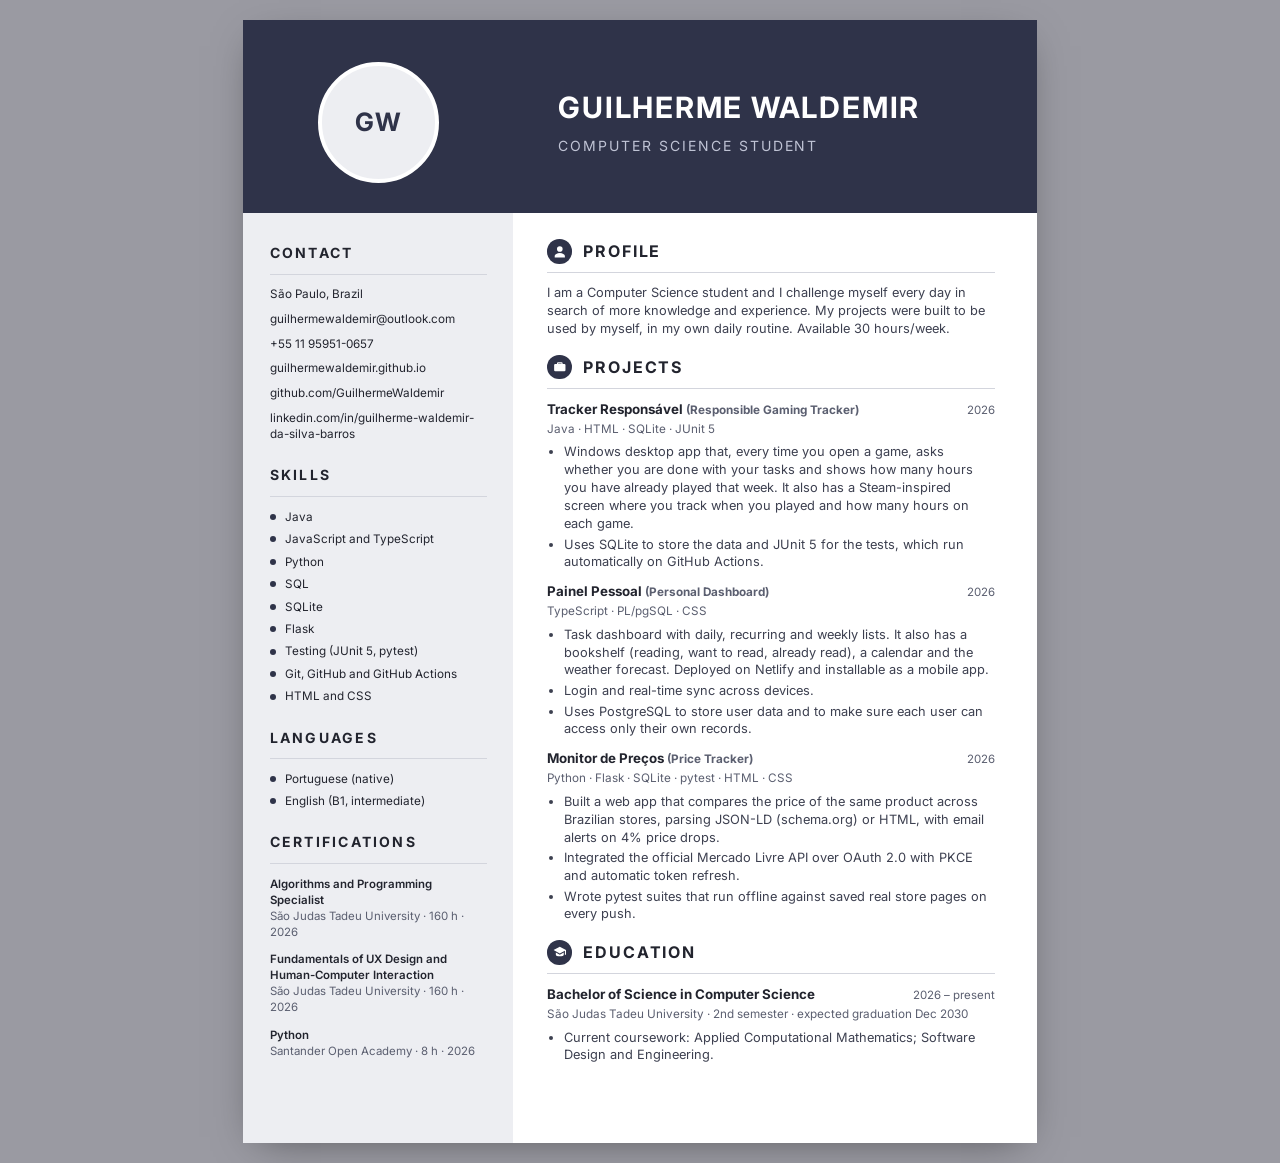
<file: resume.html>
<!doctype html>
<html lang="en">
<head>
  <meta charset="utf-8">
  <meta name="viewport" content="width=device-width, initial-scale=1">
  <title>Resume · Guilherme Waldemir</title>
  <meta name="description" content="Resume of Guilherme Waldemir, Computer Science student.">
  <link rel="preconnect" href="https://fonts.googleapis.com">
  <link rel="preconnect" href="https://fonts.gstatic.com" crossorigin>
  <link href="https://fonts.googleapis.com/css2?family=Inter:wght@400;500;600;700&display=swap" rel="stylesheet">
  <style>
    /* Same layout as curriculo.html, in English. Two columns, A4, print-ready. */
    @page { size: A4; margin: 0; }

    :root {
      --escuro: #2f3349;
      --lateral: #edeef2;
      --texto: #22242e;
      --suave: #5b5f70;
      --linha: #d3d5dd;
      --largura-lateral: 34%;
    }

    * { box-sizing: border-box; }

    body {
      margin: 0;
      background: #9a9aa2;
      color: var(--texto);
      font: 400 9.6pt/1.4 "Inter", system-ui, sans-serif;
      -webkit-font-smoothing: antialiased;
    }

    .folha {
      width: 210mm;
      min-height: 297mm;
      margin: 20px auto;
      background: #fff;
      background-image: linear-gradient(to right, var(--lateral) 0 var(--largura-lateral), #fff var(--largura-lateral));
      box-shadow: 0 10px 40px -16px rgba(0, 0, 0, .5);
      display: grid;
      grid-template-columns: var(--largura-lateral) 1fr;
      grid-template-rows: auto 1fr;
      -webkit-print-color-adjust: exact;
      print-color-adjust: exact;
    }

    .marca {
      background: var(--escuro);
      display: flex; align-items: center; justify-content: center;
      padding: 11mm 0 8mm;
    }
    .monograma {
      width: 32mm; height: 32mm;
      border-radius: 50%;
      background: var(--lateral);
      border: 1.2mm solid #fff;
      display: flex; align-items: center; justify-content: center;
      font-weight: 700; font-size: 19pt; letter-spacing: .04em;
      color: var(--escuro);
    }

    .titulo-topo {
      background: var(--escuro);
      color: #fff;
      padding: 12mm 12mm 8mm;
      display: flex; flex-direction: column; justify-content: center;
    }
    .titulo-topo h1 {
      margin: 0;
      font-size: 22pt; font-weight: 700;
      letter-spacing: .06em; text-transform: uppercase;
      line-height: 1.1;
    }
    .titulo-topo p {
      margin: 3mm 0 0;
      font-size: 10.5pt; letter-spacing: .14em; text-transform: uppercase;
      color: #bfc3d4;
    }

    .lateral { padding: 8mm 7mm 8mm; }
    .lateral h2 {
      margin: 0 0 3mm;
      font-size: 10.5pt; font-weight: 700;
      letter-spacing: .16em; text-transform: uppercase;
    }
    .lateral section + section { margin-top: 6mm; }
    .lateral hr { border: 0; border-top: 1px solid var(--linha); margin: 0 0 3mm; }

    .contato { list-style: none; margin: 0; padding: 0; font-size: 8.8pt; }
    .contato li { margin-bottom: 2.2mm; word-break: break-word; }
    .contato a { color: inherit; text-decoration: none; }

    .lista { list-style: none; margin: 0; padding: 0; font-size: 8.8pt; }
    .lista li { position: relative; padding-left: 4mm; margin-bottom: 1.6mm; }
    .lista li::before {
      content: ""; position: absolute; left: 0; top: 1.35mm;
      width: 1.6mm; height: 1.6mm; border-radius: 50%;
      background: var(--escuro);
    }

    .cert { font-size: 8.6pt; margin-bottom: 3mm; }
    .cert b { display: block; font-weight: 600; }
    .cert span { color: var(--suave); }

    .principal { padding: 7mm 11mm 7mm 9mm; }
    .principal section + section { margin-top: 4.4mm; }

    .cabeca { display: flex; align-items: center; gap: 3mm; }
    .cabeca .icone {
      width: 6.5mm; height: 6.5mm; border-radius: 50%;
      background: var(--escuro);
      display: flex; align-items: center; justify-content: center;
      flex: none;
    }
    .cabeca .icone svg { width: 3.6mm; height: 3.6mm; fill: #fff; }
    .cabeca h2 {
      margin: 0;
      font-size: 12pt; font-weight: 700;
      letter-spacing: .12em; text-transform: uppercase;
    }
    .principal hr { border: 0; border-top: 1px solid var(--linha); margin: 2.2mm 0 3mm; }
    .principal p { margin: 0; color: #3d4050; }

    .item { margin-bottom: 2.9mm; }
    .item:last-child { margin-bottom: 0; }
    .item-topo { display: flex; justify-content: space-between; gap: 4mm; align-items: baseline; }
    .item-titulo { font-weight: 700; font-size: 10pt; }
    .item-data { font-size: 8.6pt; color: var(--suave); white-space: nowrap; }
    .item-sub { font-size: 8.8pt; color: var(--suave); margin-top: .6mm; }

    .bullets { margin: 1.6mm 0 0; padding-left: 4.5mm; }
    .bullets li { margin-bottom: .7mm; color: #3d4050; }

    /* A folha tem largura fixa de A4 (210mm). Em telas menores, diminui a
       escala para caber, em vez de forçar rolagem lateral. */
    @media screen and (max-width: 860px) { .folha { zoom: .85; } }
    @media screen and (max-width: 720px) { .folha { zoom: .68; } }
    @media screen and (max-width: 560px) { .folha { zoom: .5; } }
    @media screen and (max-width: 420px) { .folha { zoom: .42; } }

    @media print {
      body { background: #fff; }
      .folha { margin: 0; box-shadow: none; width: auto; min-height: 0; height: 296mm; }
    }
  </style>
</head>
<body>
  <main class="folha">
    <div class="marca">
      <div class="monograma">GW</div>
    </div>

    <header class="titulo-topo">
      <h1>Guilherme Waldemir</h1>
      <p>Computer Science Student</p>
    </header>

    <aside class="lateral">
      <section>
        <h2>Contact</h2>
        <hr>
        <ul class="contato">
          <li>São Paulo, Brazil</li>
          <li><a href="mailto:guilhermewaldemir@outlook.com">guilhermewaldemir@outlook.com</a></li>
          <li><a href="tel:+5511959510657">+55 11 95951-0657</a></li>
          <li><a href="https://guilhermewaldemir.github.io">guilhermewaldemir.github.io</a></li>
          <li><a href="https://github.com/GuilhermeWaldemir">github.com/GuilhermeWaldemir</a></li>
          <li><a href="https://www.linkedin.com/in/guilherme-waldemir-da-silva-barros-382065347/">linkedin.com/in/guilherme-waldemir-da-silva-barros</a></li>
        </ul>
      </section>

      <section>
        <h2>Skills</h2>
        <hr>
        <ul class="lista">
          <li>Java</li>
          <li>JavaScript and TypeScript</li>
          <li>Python</li>
          <li>SQL</li>
          <li>SQLite</li>
          <li>Flask</li>
          <li>Testing (JUnit 5, pytest)</li>
          <li>Git, GitHub and GitHub Actions</li>
          <li>HTML and CSS</li>
        </ul>
      </section>

      <section>
        <h2>Languages</h2>
        <hr>
        <ul class="lista">
          <li>Portuguese (native)</li>
          <li>English (B1, intermediate)</li>
        </ul>
      </section>

      <section>
        <h2>Certifications</h2>
        <hr>
        <div class="cert">
          <b>Algorithms and Programming Specialist</b>
          <span>São Judas Tadeu University · 160 h · 2026</span>
        </div>
        <div class="cert">
          <b>Fundamentals of UX Design and Human-Computer Interaction</b>
          <span>São Judas Tadeu University · 160 h · 2026</span>
        </div>
        <div class="cert">
          <b>Python</b>
          <span>Santander Open Academy · 8 h · 2026</span>
        </div>
      </section>
    </aside>

    <div class="principal">
      <section>
        <div class="cabeca">
          <span class="icone" aria-hidden="true">
            <svg viewBox="0 0 24 24"><path d="M12 12a5 5 0 1 0 0-10 5 5 0 0 0 0 10Zm0 2c-5 0-9 2.6-9 5.8V22h18v-2.2c0-3.2-4-5.8-9-5.8Z"/></svg>
          </span>
          <h2>Profile</h2>
        </div>
        <hr>
        <p>
          I am a Computer Science student and I challenge myself every day in search of more
          knowledge and experience. My projects were built to be used by myself, in my own daily
          routine. Available 30 hours/week.
        </p>
      </section>

      <section>
        <div class="cabeca">
          <span class="icone" aria-hidden="true">
            <svg viewBox="0 0 24 24"><path d="M9 4h6a2 2 0 0 1 2 2v1h3a2 2 0 0 1 2 2v9a2 2 0 0 1-2 2H4a2 2 0 0 1-2-2V9a2 2 0 0 1 2-2h3V6a2 2 0 0 1 2-2Zm0 3h6V6H9v1Z"/></svg>
          </span>
          <h2>Projects</h2>
        </div>
        <hr>

        <div class="item">
          <div class="item-topo">
            <span class="item-titulo">Tracker Responsável <span class="item-sub">(Responsible Gaming Tracker)</span></span>
            <span class="item-data">2026</span>
          </div>
          <div class="item-sub">Java · HTML · SQLite · JUnit 5</div>
          <ul class="bullets">
            <li>Windows desktop app that, every time you open a game, asks whether you are done with your tasks and shows how many hours you have already played that week. It also has a Steam-inspired screen where you track when you played and how many hours on each game.</li>
            <li>Uses SQLite to store the data and JUnit 5 for the tests, which run automatically on GitHub Actions.</li>
          </ul>
        </div>

        <div class="item">
          <div class="item-topo">
            <span class="item-titulo">Painel Pessoal <span class="item-sub">(Personal Dashboard)</span></span>
            <span class="item-data">2026</span>
          </div>
          <div class="item-sub">TypeScript · PL/pgSQL · CSS</div>
          <ul class="bullets">
            <li>Task dashboard with daily, recurring and weekly lists. It also has a bookshelf (reading, want to read, already read), a calendar and the weather forecast. Deployed on Netlify and installable as a mobile app.</li>
            <li>Login and real-time sync across devices.</li>
            <li>Uses PostgreSQL to store user data and to make sure each user can access only their own records.</li>
          </ul>
        </div>

        <div class="item">
          <div class="item-topo">
            <span class="item-titulo">Monitor de Preços <span class="item-sub">(Price Tracker)</span></span>
            <span class="item-data">2026</span>
          </div>
          <div class="item-sub">Python · Flask · SQLite · pytest · HTML · CSS</div>
          <ul class="bullets">
            <li>Built a web app that compares the price of the same product across Brazilian stores, parsing JSON-LD (schema.org) or HTML, with email alerts on 4% price drops.</li>
            <li>Integrated the official Mercado Livre API over OAuth 2.0 with PKCE and automatic token refresh.</li>
            <li>Wrote pytest suites that run offline against saved real store pages on every push.</li>
          </ul>
        </div>
      </section>

      <section>
        <div class="cabeca">
          <span class="icone" aria-hidden="true">
            <svg viewBox="0 0 24 24"><path d="M12 3 1 9l11 6 9-4.9V17h2V9L12 3ZM5 13.2V17c0 1.7 3.1 3 7 3s7-1.3 7-3v-3.8l-7 3.8-7-3.8Z"/></svg>
          </span>
          <h2>Education</h2>
        </div>
        <hr>
        <div class="item">
          <div class="item-topo">
            <span class="item-titulo">Bachelor of Science in Computer Science</span>
            <span class="item-data">2026 – present</span>
          </div>
          <div class="item-sub">São Judas Tadeu University · 2nd semester · expected graduation Dec 2030</div>
          <ul class="bullets">
            <li>Current coursework: Applied Computational Mathematics; Software Design and Engineering.</li>
          </ul>
        </div>
      </section>
    </div>
  </main>
</body>
</html>
</file>
<file: style.css>
/* =========================================================
   Tokens: todas as cores e medidas ficam aqui.
   O tema escuro só troca os valores das variáveis.
   ========================================================= */
:root {
  --bg: #fbfbfa;
  --surface: #ffffff;
  --surface-2: #f2f2f0;
  --text: #161616;
  --text-2: #55554f;
  --text-3: #6b6b65; /* ≥4,5:1 em todos os fundos claros (WCAG AA) */
  --line: #e6e6e1;
  --accent: #4353d6;
  --accent-soft: #eceefc;
  --live: #1f8a5b;
  --wip: #b7791f;

  --font: "Inter", system-ui, -apple-system, "Segoe UI", Roboto, sans-serif;
  --mono: "JetBrains Mono", ui-monospace, "Cascadia Code", Consolas, monospace;

  --gutter: clamp(16px, 4vw, 40px);
  --top: 56px;
  --radius: 14px;
  --ease: cubic-bezier(.2, .7, .2, 1);

  color-scheme: light;
}

@media (prefers-color-scheme: dark) {
  :root {
    --bg: #0e0e10;
    --surface: #161618;
    --surface-2: #1f1f22;
    --text: #ededeb;
    --text-2: #a3a39e;
    --text-3: #8a8a85; /* ≥4,5:1 em todos os fundos escuros (WCAG AA) */
    --line: #28282b;
    --accent: #8b98ff;
    --accent-soft: #1c1f3a;
    --live: #4cc38a;
    --wip: #e0a84a;
    color-scheme: dark;
  }
}

/* =========================================================
   Base
   ========================================================= */
*, *::before, *::after { box-sizing: border-box; }

html, body { height: 100%; }

body {
  margin: 0;
  background: var(--bg);
  color: var(--text);
  font: 400 15px/1.65 var(--font);
  -webkit-font-smoothing: antialiased;
  overflow: hidden; /* quem rola é o .deck, não a página */
}

h1, h2, h3, p, ol, ul, dl, dd, figure { margin: 0; }
ol, ul { padding: 0; list-style: none; }
img { display: block; max-width: 100%; height: auto; }
a { color: inherit; }
strong, b { font-weight: 600; }

code {
  font: 0.86em var(--mono);
  background: var(--surface-2);
  border: 1px solid var(--line);
  border-radius: 5px;
  padding: 0.05em 0.35em;
}

::selection { background: var(--accent-soft); color: var(--text); }

:focus-visible {
  outline: 2px solid var(--accent);
  outline-offset: 3px;
  border-radius: 6px;
}

.skip {
  position: fixed; left: 12px; top: -48px; z-index: 50;
  background: var(--text); color: var(--bg);
  padding: 8px 12px; border-radius: 8px; text-decoration: none;
}
.skip:focus { top: 12px; }

/* =========================================================
   Barra do topo
   ========================================================= */
.topbar {
  position: fixed; inset: 0 0 auto; z-index: 20;
  height: var(--top);
  display: flex; align-items: center; justify-content: space-between;
  padding: 0 var(--gutter);
  background: color-mix(in srgb, var(--bg) 82%, transparent);
  backdrop-filter: blur(12px);
  -webkit-backdrop-filter: blur(12px);
}

.brand {
  font-weight: 600; letter-spacing: -0.01em; text-decoration: none;
}

.topbar-right { display: flex; align-items: center; gap: 20px; }

.counter {
  font: 12px var(--mono); color: var(--text-3);
  font-variant-numeric: tabular-nums;
}

.toplink {
  font-size: 14px; color: var(--text-2); text-decoration: none;
  transition: color .15s;
}
.toplink:hover { color: var(--text); }

/* =========================================================
   Deck: o trilho horizontal de slides
   scroll-snap faz a rolagem "grudar" em cada slide.
   ========================================================= */
.deck {
  display: flex;
  height: 100vh;
  height: 100dvh;
  overflow-x: auto;
  overflow-y: hidden;
  scroll-snap-type: x mandatory;
  scrollbar-width: none;
}
.deck::-webkit-scrollbar { display: none; }

.slide {
  flex: 0 0 100%;
  height: 100%;
  overflow-y: auto;          /* cada slide rola na vertical por dentro */
  overscroll-behavior: contain;
  scroll-snap-align: start;
  scroll-snap-stop: always;  /* não pula dois slides num gesto só */
  outline: none;
}

.slide-inner {
  max-width: 1160px;
  min-height: 100%;
  margin: 0 auto;
  padding: calc(var(--top) + 40px) var(--gutter) calc(110px + env(safe-area-inset-bottom));
}

/* Entrada suave do conteúdo quando o slide fica ativo.
   Só esconde se o JS estiver rodando (classe .js no <html>),
   senão o conteúdo ficaria invisível para sempre. */
.js .slide .slide-inner > * {
  opacity: 0;
  transform: translateY(10px);
  transition: opacity .6s var(--ease), transform .6s var(--ease);
}
.js .slide.is-active .slide-inner > * { opacity: 1; transform: none; }
.js .slide.is-active .slide-inner > :nth-child(2) { transition-delay: .08s; }
.js .slide.is-active .slide-inner > :nth-child(3) { transition-delay: .16s; }

/* =========================================================
   Tipografia compartilhada
   ========================================================= */
.label {
  font: 500 12px/1 var(--mono);
  letter-spacing: 0.04em;
  text-transform: uppercase;
  color: var(--text-3);
  display: flex; align-items: center; gap: 10px; flex-wrap: wrap;
}

h1, h2 {
  font-weight: 600;
  letter-spacing: -0.035em;
  line-height: 1.05;
  text-wrap: balance;
}
h1 { font-size: clamp(2.4rem, 6vw, 4.2rem); margin-top: 18px; }
h2 { font-size: clamp(2rem, 4.2vw, 3rem); margin-top: 16px; }

.lede {
  margin-top: 18px;
  font-size: clamp(1rem, 1.4vw, 1.125rem);
  color: var(--text-2);
  max-width: 46ch;
  text-wrap: pretty;
}

h3 {
  font: 500 12px/1 var(--mono);
  letter-spacing: 0.04em;
  text-transform: uppercase;
  color: var(--text-3);
  margin-bottom: 16px;
}

/* Marcação de texto que ainda falta escrever */
.todo {
  background: var(--accent-soft);
  color: var(--accent);
  border: 1px dashed currentColor;
  border-radius: 6px;
  padding: 1px 6px;
  font-style: italic;
}
p.todo { display: block; padding: 10px 14px; }

/* =========================================================
   Slide 1: Sobre
   ========================================================= */
.intro {
  display: grid;
  grid-template-columns: minmax(0, 1fr) minmax(0, 1fr);
  gap: 48px clamp(40px, 7vw, 96px);
  align-content: center;
  position: relative;
}

.stack-line {
  display: flex; flex-wrap: wrap; gap: 6px 20px;
  margin-top: 24px;
  font: 13px var(--mono); color: var(--text-3);
}

.cta {
  display: inline-flex; align-items: center; gap: 10px;
  margin-top: 32px;
  padding: 11px 18px;
  background: var(--text); color: var(--bg);
  border-radius: 999px;
  font-weight: 500; font-size: 14px; text-decoration: none;
  transition: transform .2s var(--ease), opacity .2s;
}
.cta span { transition: transform .2s var(--ease); }
.cta:hover span { transform: translateX(3px); }
.cta:active { transform: scale(.97); }

.facts { border-top: 1px solid var(--line); }
.fact {
  display: grid;
  grid-template-columns: 150px 1fr;
  gap: 16px;
  padding: 16px 0;
  border-bottom: 1px solid var(--line);
}
.fact dt { font-size: 14px; color: var(--text-3); }
.fact dd { font-size: 14.5px; color: var(--text-2); }
.fact dd strong { color: var(--text); }

.link { color: var(--accent); text-decoration: none; }
.link:hover { text-decoration: underline; }

.hint {
  position: absolute; left: var(--gutter); bottom: calc(96px + env(safe-area-inset-bottom));
  display: flex; align-items: center; gap: 10px;
  font: 12px var(--mono); color: var(--text-3);
}
.hint-mouse {
  width: 14px; height: 22px; border: 1.5px solid currentColor; border-radius: 8px;
  position: relative;
}
.hint-mouse::after {
  content: ""; position: absolute; left: 50%; top: 4px;
  width: 2px; height: 5px; margin-left: -1px; border-radius: 2px;
  background: currentColor;
  animation: wheel 1.6s var(--ease) infinite;
}
@keyframes wheel {
  0% { opacity: 0; transform: translateY(0); }
  30% { opacity: 1; }
  100% { opacity: 0; transform: translateY(6px); }
}

/* =========================================================
   Slides de projeto
   ========================================================= */
.project {
  display: grid;
  grid-template-columns: minmax(0, 5fr) minmax(0, 7fr);
  gap: 48px clamp(40px, 6vw, 88px);
  align-items: start;
}

.project-meta {
  position: sticky;
  top: calc(var(--top) + 24px); /* relativo ao slide, que é quem rola; desconta a barra do topo */
}

.status {
  font: 500 12px/1 var(--mono);
  text-transform: none; letter-spacing: 0;
  padding: 4px 8px 4px 18px;
  border-radius: 999px;
  border: 1px solid var(--line);
  position: relative;
}
.status::before {
  content: ""; position: absolute; left: 7px; top: 50%;
  width: 6px; height: 6px; margin-top: -3px; border-radius: 50%;
  background: currentColor;
}
.status-live { color: var(--live); }
.status-wip { color: var(--wip); }

.tags {
  display: flex; flex-wrap: wrap; gap: 6px;
  margin-top: 24px;
}
.tags li {
  font: 12px/1 var(--mono);
  color: var(--text-2);
  padding: 7px 10px;
  border: 1px solid var(--line);
  border-radius: 999px;
  background: var(--surface);
}

.langs { margin-top: 28px; }
.mini { font-size: 12px; color: var(--text-3); margin-bottom: 8px; }
.langbar {
  display: flex; gap: 2px;
  height: 8px; border-radius: 99px; overflow: hidden;
}
.langbar span { width: var(--w); min-width: 3px; background: var(--c); }
.legend {
  display: flex; flex-wrap: wrap; gap: 4px 16px;
  margin-top: 10px; font-size: 12.5px; color: var(--text-2);
}
.legend li { display: flex; align-items: center; gap: 6px; }
.legend li::before {
  content: ""; width: 8px; height: 8px; border-radius: 50%; background: var(--c);
}
.legend span { color: var(--text-3); font-variant-numeric: tabular-nums; }

.links { display: flex; flex-wrap: wrap; gap: 8px; margin-top: 28px; }
.btn {
  display: inline-flex; align-items: center;
  padding: 9px 16px;
  border: 1px solid var(--line);
  border-radius: 999px;
  background: var(--surface);
  font-size: 14px; font-weight: 500; text-decoration: none;
  transition: border-color .15s, transform .15s var(--ease);
}
.btn::after { content: "↗"; margin-left: 8px; color: var(--text-3); transition: transform .2s var(--ease); }
.btn:hover { border-color: var(--text-3); }
.btn:hover::after { transform: translate(2px, -2px); }
.btn:active { transform: scale(.97); }
.btn-primary { background: var(--text); color: var(--bg); border-color: var(--text); }
.btn-primary::after { color: inherit; opacity: .6; }
.btn-primary:hover { border-color: var(--text); }

.note { margin-top: 12px; font-size: 12.5px; color: var(--text-3); max-width: 40ch; }

.project-body { display: grid; gap: 44px; }

.block p, .block li { color: var(--text-2); }
.block strong { color: var(--text); }

.steps { counter-reset: step; display: grid; gap: 14px; }
.steps li {
  counter-increment: step;
  position: relative;
  padding-left: 32px;
}
.steps li::before {
  content: counter(step, decimal-leading-zero);
  position: absolute; left: 0; top: 0;
  font: 12px/2.1 var(--mono); color: var(--text-3);
}

.block p + .steps,
.block p + .points { margin-top: 14px; }
.steps + .points { margin-top: 20px; }

.points { display: grid; gap: 12px; }
.points li { padding-left: 18px; position: relative; }
.points li::before {
  content: ""; position: absolute; left: 0; top: 0.72em;
  width: 6px; height: 1.5px; background: var(--text-3);
}

.features {
  display: grid; grid-template-columns: repeat(2, minmax(0, 1fr));
  gap: 1px; background: var(--line);
  border: 1px solid var(--line); border-radius: var(--radius); overflow: hidden;
}
.features div { background: var(--surface); padding: 14px 16px; }
.features dt { font-weight: 500; font-size: 14px; }
.features dd { font-size: 13.5px; color: var(--text-2); margin-top: 2px; }

.stores { width: 100%; border-collapse: collapse; font-size: 14px; }
.stores th {
  text-align: left; font-weight: 500; font-size: 12.5px; color: var(--text-3);
  padding: 0 0 8px;
}
.stores td { padding: 10px 0; border-top: 1px solid var(--line); color: var(--text-2); }
.stores td:first-child { color: var(--text); padding-right: 16px; }

/* =========================================================
   Visuais dos projetos
   ========================================================= */
.visual figcaption { margin-top: 10px; font-size: 12.5px; color: var(--text-3); }

.scene {
  border-radius: var(--radius);
  border: 1px solid var(--line);
  min-height: 300px;
  display: grid; place-items: center;
  padding: clamp(24px, 5vw, 48px) clamp(12px, 4vw, 40px);
  overflow: hidden;
}

/* Tracker: fundo lembrando a tela de um jogo */
.scene-game {
  background:
    radial-gradient(60% 80% at 20% 20%, #3b2a6b 0%, transparent 60%),
    radial-gradient(50% 70% at 85% 80%, #1f4d5c 0%, transparent 60%),
    #0d0f1a;
  border-color: transparent;
}

.shot-semana {
  width: 100%;
  border-radius: var(--radius);
  border: 1px solid var(--line);
  background: #1b2838;
}

.win-shot {
  width: min(100%, 420px);
  height: auto;
  border-radius: 8px;
  box-shadow: 0 24px 60px -12px rgba(0, 0, 0, .6);
}

/* Painel: print do computador com o celular por cima */
.shots { position: relative; padding-bottom: 8%; }
.shot-desktop {
  width: 100%;
  border-radius: var(--radius);
  border: 1px solid var(--line);
  background: #0b0d17;
}
.shot-phone {
  position: absolute; right: 4%; bottom: 0;
  width: 22%;
  border-radius: 16px;
  border: 1px solid var(--line);
  box-shadow: 0 20px 40px -12px rgba(0,0,0,.45);
  background: #0b0d17;
}

/* Monitor: cartão ilustrando a comparação */
.scene-soft {
  background:
    radial-gradient(70% 90% at 10% 0%, color-mix(in srgb, #0f7a5c 14%, transparent), transparent 70%),
    var(--surface-2);
}
.compare {
  width: min(100%, 420px);
  background: var(--surface);
  border: 1px solid var(--line);
  border-radius: 12px;
  padding: 18px;
  box-shadow: 0 10px 20px -14px rgba(0,0,0,.3);
}
.compare-head { display: flex; align-items: center; gap: 12px; }
.compare-name { font-weight: 500; font-size: 14px; line-height: 1.3; }
.compare-code { font: 12px var(--mono); color: var(--text-3); margin-top: 3px; }
.compare-list { margin-top: 16px; display: grid; gap: 2px; }
.compare-list li {
  display: flex; align-items: center; gap: 8px;
  padding: 9px 10px; border-radius: 8px; font-size: 13.5px;
}
.compare-list b { margin-left: auto; font-weight: 500; font-variant-numeric: tabular-nums; }
.compare-list .best { background: color-mix(in srgb, #0f7a5c 12%, transparent); }
.compare-list .best b { color: #0f7a5c; }
.compare-list .manual { color: var(--text-3); }
.pill {
  font: 12px/1 var(--mono);
  padding: 4px 7px; border-radius: 99px;
  background: #0f7a5c; color: #fff;
}
.pill-muted { background: var(--surface-2); color: var(--text-3); border: 1px solid var(--line); }
.spark { width: 100%; height: 48px; margin-top: 14px; }
.spark polyline { fill: none; stroke: #0f7a5c; stroke-width: 2; vector-effect: non-scaling-stroke; stroke-linejoin: round; }
.spark-label { font-size: 12px; color: var(--text-3); margin-top: 4px; }

@media (prefers-color-scheme: dark) {
  .compare-list .best b { color: #3fbf93; }
  .spark polyline { stroke: #3fbf93; }
}

/* =========================================================
   Currículo
   ========================================================= */
.cv-list { display: grid; gap: 22px; }
.cv-list dt { font-weight: 500; font-size: 15px; }
.cv-list dd { color: var(--text-2); margin-top: 4px; }
.cv-detail { font-size: 13.5px; color: var(--text-3); }
.cv-tech {
  display: block;
  font: 12.5px/1.6 var(--mono);
  color: var(--text-3);
  font-weight: 400;
}

.cv-skills { display: grid; gap: 10px; }
.cv-skills div {
  display: grid; grid-template-columns: 190px 1fr; gap: 16px;
  padding-bottom: 10px; border-bottom: 1px solid var(--line);
}
.cv-skills dt { font-size: 14px; color: var(--text-3); }
.cv-skills dd { font-size: 14px; color: var(--text-2); }

/* =========================================================
   Certificados
   ========================================================= */
.cert-grid {
  display: grid;
  grid-template-columns: repeat(auto-fill, minmax(240px, 1fr));
  gap: 14px;
}

.cert-card {
  border: 1px solid var(--line);
  border-radius: var(--radius);
  background: var(--surface);
  padding: 18px;
  display: flex; flex-direction: column; gap: 6px;
}
.cert-card h4 { margin: 0; font-size: 15.5px; font-weight: 600; letter-spacing: -0.01em; }
.cert-org { font-size: 14px; color: var(--text-2); }
.cert-meta { font: 12px var(--mono); color: var(--text-3); }
.cert-tags { margin-top: 6px; }
.cert-tags li { padding: 5px 8px; font-size: 12px; }

.cert-links { display: flex; gap: 14px; margin-top: auto; padding-top: 12px; }
.cert-links a {
  font-size: 13.5px; font-weight: 500; text-decoration: none;
  color: var(--accent);
}
.cert-links a:hover { text-decoration: underline; }

.cert-vazio {
  grid-column: 1 / -1;
  border: 1px dashed var(--line);
  border-radius: var(--radius);
  padding: 28px;
  text-align: center;
  color: var(--text-3);
}
.cert-dica {
  grid-column: 1 / -1;
  font-size: 13px; color: var(--accent);
  background: var(--accent-soft);
  border-radius: 10px; padding: 12px 14px;
}

/* =========================================================
   Dock: navegação de baixo
   ========================================================= */
.dock {
  position: fixed; z-index: 20;
  left: 50%; bottom: calc(20px + env(safe-area-inset-bottom));
  transform: translateX(-50%);
  display: flex; align-items: center; gap: 4px;
  padding: 5px;
  background: color-mix(in srgb, var(--surface) 88%, transparent);
  backdrop-filter: blur(14px);
  -webkit-backdrop-filter: blur(14px);
  border: 1px solid var(--line);
  border-radius: 999px;
  box-shadow: 0 6px 16px -10px rgba(0,0,0,.25);
  max-width: calc(100vw - 24px);
}

/* Com 6 abas, no celular a lista rola na horizontal em vez de estourar a tela */
.dock-tabs {
  display: flex; gap: 2px;
  overflow-x: auto;
  scrollbar-width: none;
  scroll-behavior: smooth;
}
.dock-tabs::-webkit-scrollbar { display: none; }
.dock-tabs a {
  display: block;
  padding: 7px 14px;
  border-radius: 999px;
  font-size: 13.5px; color: var(--text-3); text-decoration: none;
  transition: color .15s, background-color .2s;
  white-space: nowrap;
}
.dock-tabs a:hover { color: var(--text); }
.dock-tabs a[aria-current="true"] { color: var(--text); background: var(--surface-2); }

.dock-arrow {
  width: 34px; height: 34px;
  border: 0; border-radius: 50%;
  background: transparent; color: var(--text-2);
  font: 16px var(--font); cursor: pointer;
  transition: background-color .15s, opacity .15s;
}
.dock-arrow:hover:not(:disabled) { background: var(--surface-2); color: var(--text); }
.dock-arrow:disabled { opacity: .3; cursor: default; }

/* =========================================================
   Responsivo
   ========================================================= */
@media (max-width: 900px) {
  .intro, .project { grid-template-columns: minmax(0, 1fr); }
  .intro { align-content: start; }
  .project-meta { position: static; }
  .hint { display: none; }
}

@media (max-width: 560px) {
  body { font-size: 14.5px; }
  .slide-inner { padding-top: calc(var(--top) + 24px); }
  .counter { display: none; }
  .topbar-right { gap: 14px; }
  .fact { grid-template-columns: minmax(0, 1fr); gap: 4px; }
  .features { grid-template-columns: minmax(0, 1fr); }
  .cv-skills div { grid-template-columns: minmax(0, 1fr); gap: 2px; }
  .dock-tabs a { padding: 7px 9px; font-size: 13px; }
  .dock-arrow { width: 30px; }
  .shot-phone { width: 28%; }
}

@media (max-width: 380px) {
  .dock-arrow { display: none; }
}

/* Tela de toque: alvos de pelo menos 44px, o mínimo recomendado para o dedo */
@media (pointer: coarse) {
  .dock-arrow { width: 44px; height: 44px; }
  .dock-tabs a { display: flex; align-items: center; min-height: 44px; }
}

/* Quem pede menos movimento no sistema: nada se desloca,
   mas o esmaecimento continua para mostrar que o slide mudou */
@media (prefers-reduced-motion: reduce) {
  *, *::before, *::after {
    animation: none !important;
    scroll-behavior: auto !important;
  }
  .js .slide .slide-inner > * { transform: none; transition: opacity .3s linear; }
  .cta:hover span, .btn:hover::after, .cta:active, .btn:active { transform: none; }
}
</file>
